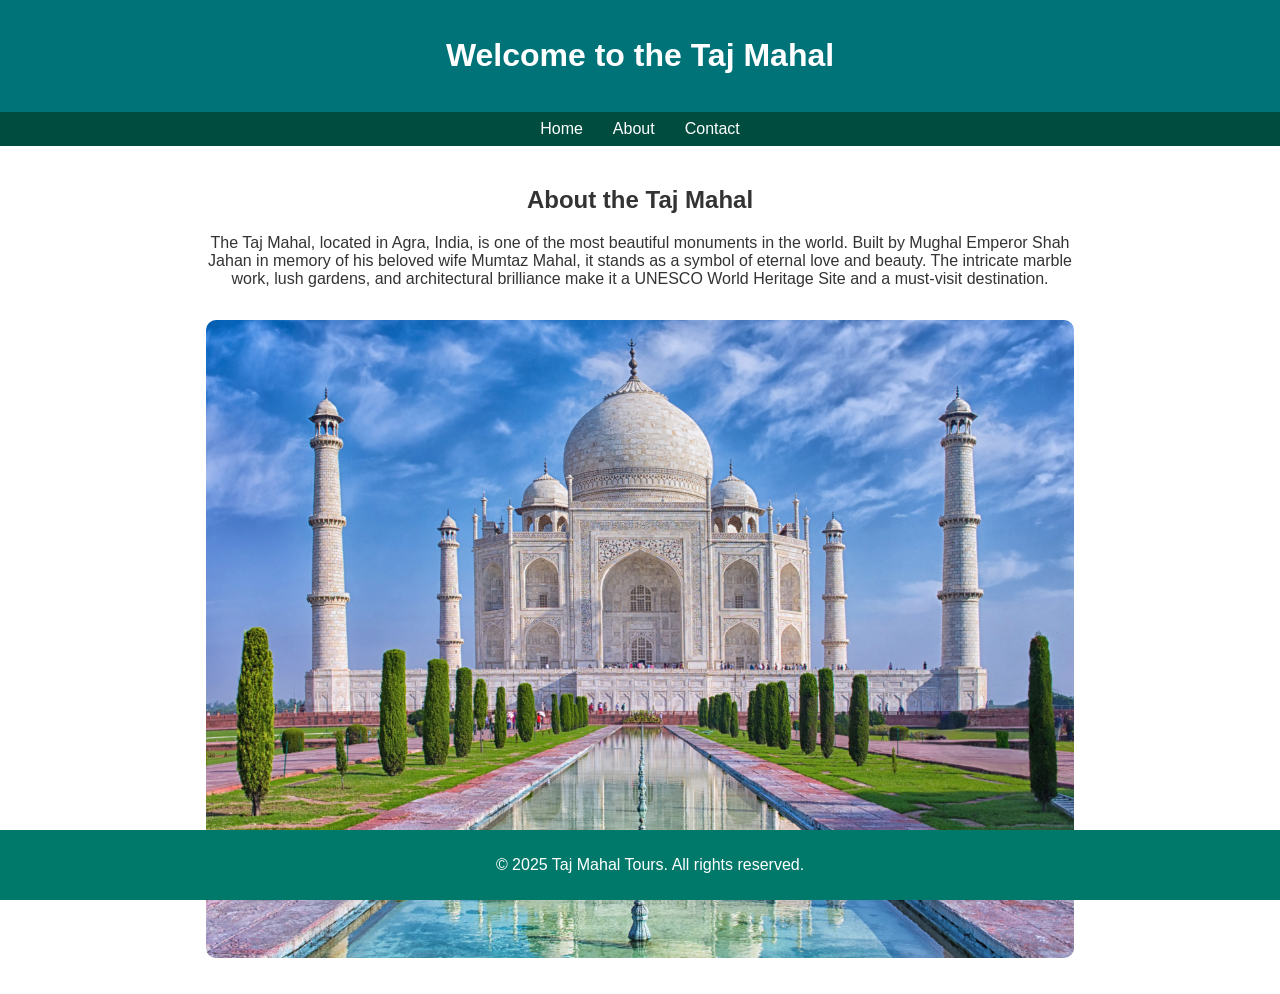
<file: index.html>
<!DOCTYPE html>
<html lang="en">
<head>
    <meta charset="UTF-8">
    <meta name="viewport" content="width=device-width, initial-scale=1.0">
    <title>Taj Mahal</title>
    <link rel="stylesheet" href="style.css">
</head>
<body>
    <!-- Header Section -->
  <header>
    <h1>Welcome to the Taj Mahal</h1>
  </header>

  <!-- Navigation Bar -->
  <nav>
    <ul>
      <li><a href="index.html">Home</a></li>
      <li><a href="about.html">About</a></li>
      <li><a href="contact.html">Contact</a></li>
    </ul>
  </nav>

  <!-- Main Content Section -->
  <div class="main-content">
    <div class="content-wrapper">
      <div class="text">
        <h2>About the Taj Mahal</h2>
        <p>The Taj Mahal, located in Agra, India, is one of the most beautiful monuments in the world. Built by Mughal Emperor Shah Jahan in memory of his beloved wife Mumtaz Mahal, it stands as a symbol of eternal love and beauty. The intricate marble work, lush gardens, and architectural brilliance make it a UNESCO World Heritage Site and a must-visit destination.</p>
      </div>
      <div class="image">
        <img src="taj mahal 1.jpg" alt="Taj Mahal">
      </div>
    </div>
  </div>

  <!-- Footer Section -->
  <footer>
    <p>&copy; 2025 Taj Mahal Tours. All rights reserved.</p>
  </footer>
</body>
</html>
</file>
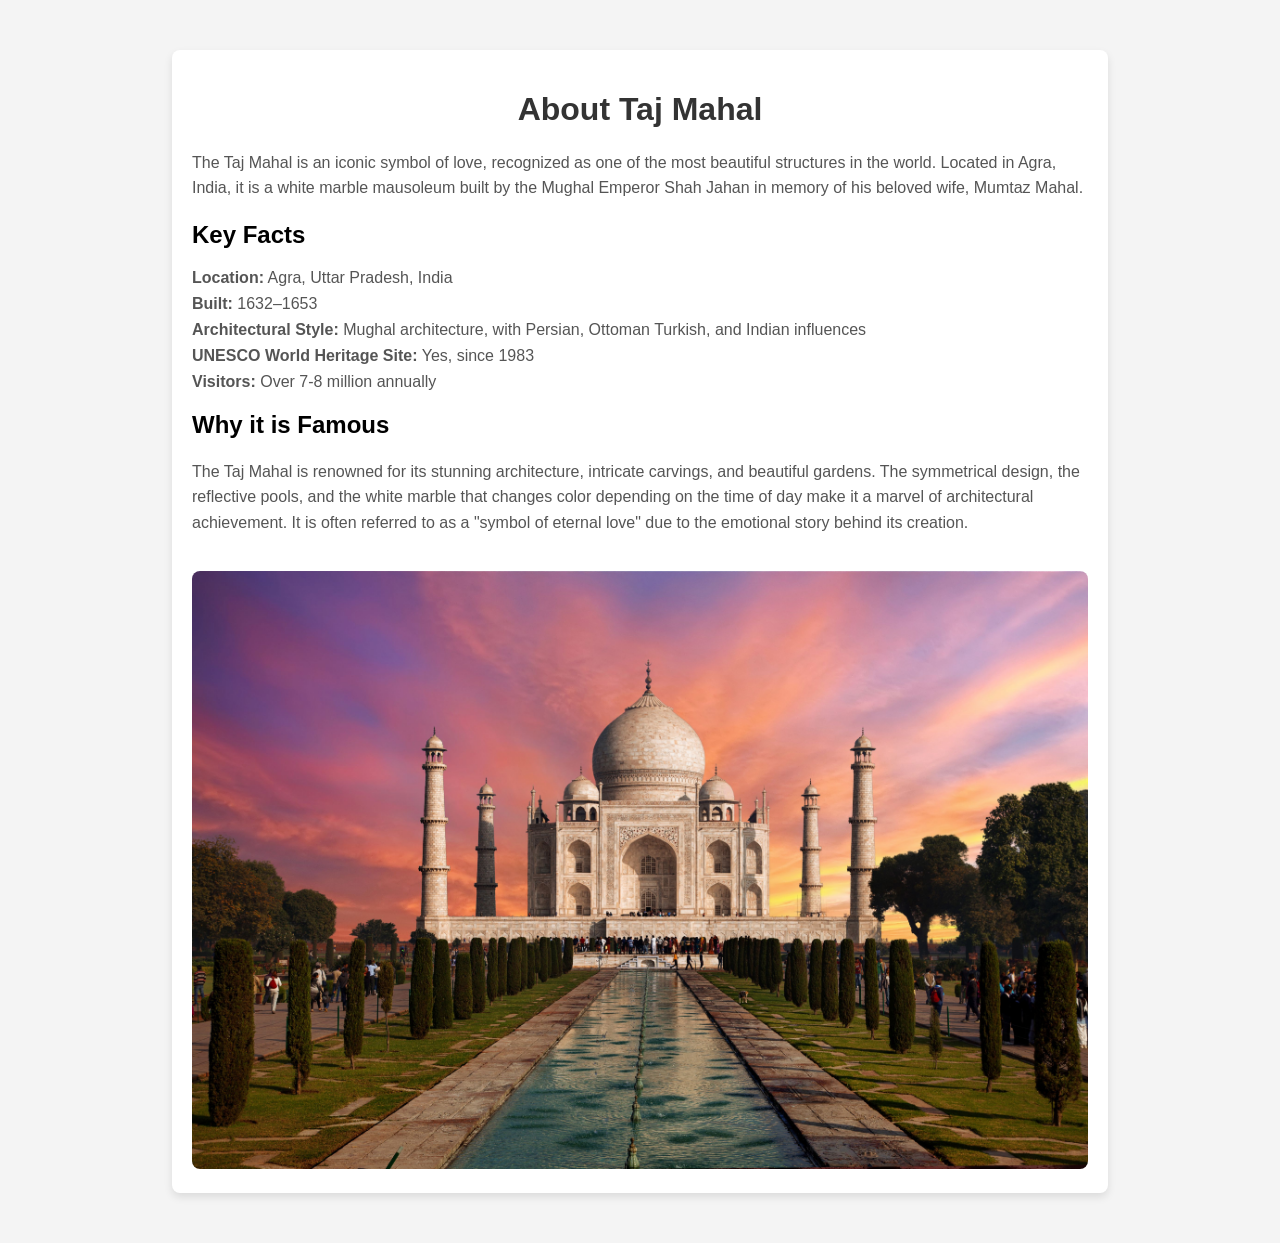
<file: about.html>
<!DOCTYPE html>
<html lang="en">
<head>
    <meta charset="UTF-8">
    <meta name="viewport" content="width=device-width, initial-scale=1.0">
    <title>About Taj Mahal</title>
    <style>
        body {
            font-family: Arial, sans-serif;
            margin: 0;
            padding: 0;
            background-color: #f4f4f4;
        }
        .container {
            width: 70%;
            margin: 50px auto;
            background-color: #fff;
            padding: 20px;
            border-radius: 8px;
            box-shadow: 0 4px 8px rgba(0, 0, 0, 0.1);
        }
        h1 {
            text-align: center;
            color: #333;
        }
        .about-info {
            margin-top: 20px;
        }
        .about-info p {
            font-size: 16px;
            color: #555;
            line-height: 1.6;
        }
        .about-info ul {
            list-style-type: none;
            padding: 0;
        }
        .about-info ul li {
            font-size: 16px;
            color: #555;
            margin: 8px 0;
        }
        .about-info img {
            max-width: 100%;
            height: auto;
            border-radius: 8px;
            margin-top: 20px;
        }
    </style>
</head>
<body>

<div class="container">
    <h1>About Taj Mahal</h1>
    <div class="about-info">
        <p>The Taj Mahal is an iconic symbol of love, recognized as one of the most beautiful structures in the world. Located in Agra, India, it is a white marble mausoleum built by the Mughal Emperor Shah Jahan in memory of his beloved wife, Mumtaz Mahal.</p>

        <h2>Key Facts</h2>
        <ul>
            <li><strong>Location:</strong> Agra, Uttar Pradesh, India</li>
            <li><strong>Built:</strong> 1632–1653</li>
            <li><strong>Architectural Style:</strong> Mughal architecture, with Persian, Ottoman Turkish, and Indian influences</li>
            <li><strong>UNESCO World Heritage Site:</strong> Yes, since 1983</li>
            <li><strong>Visitors:</strong> Over 7-8 million annually</li>
        </ul>

        <h2>Why it is Famous</h2>
        <p>The Taj Mahal is renowned for its stunning architecture, intricate carvings, and beautiful gardens. The symmetrical design, the reflective pools, and the white marble that changes color depending on the time of day make it a marvel of architectural achievement. It is often referred to as a "symbol of eternal love" due to the emotional story behind its creation.</p>

        <img src="taj mahal.jpg" alt="Taj Mahal">
    </div>
</div>

</body>
</html>
</file>
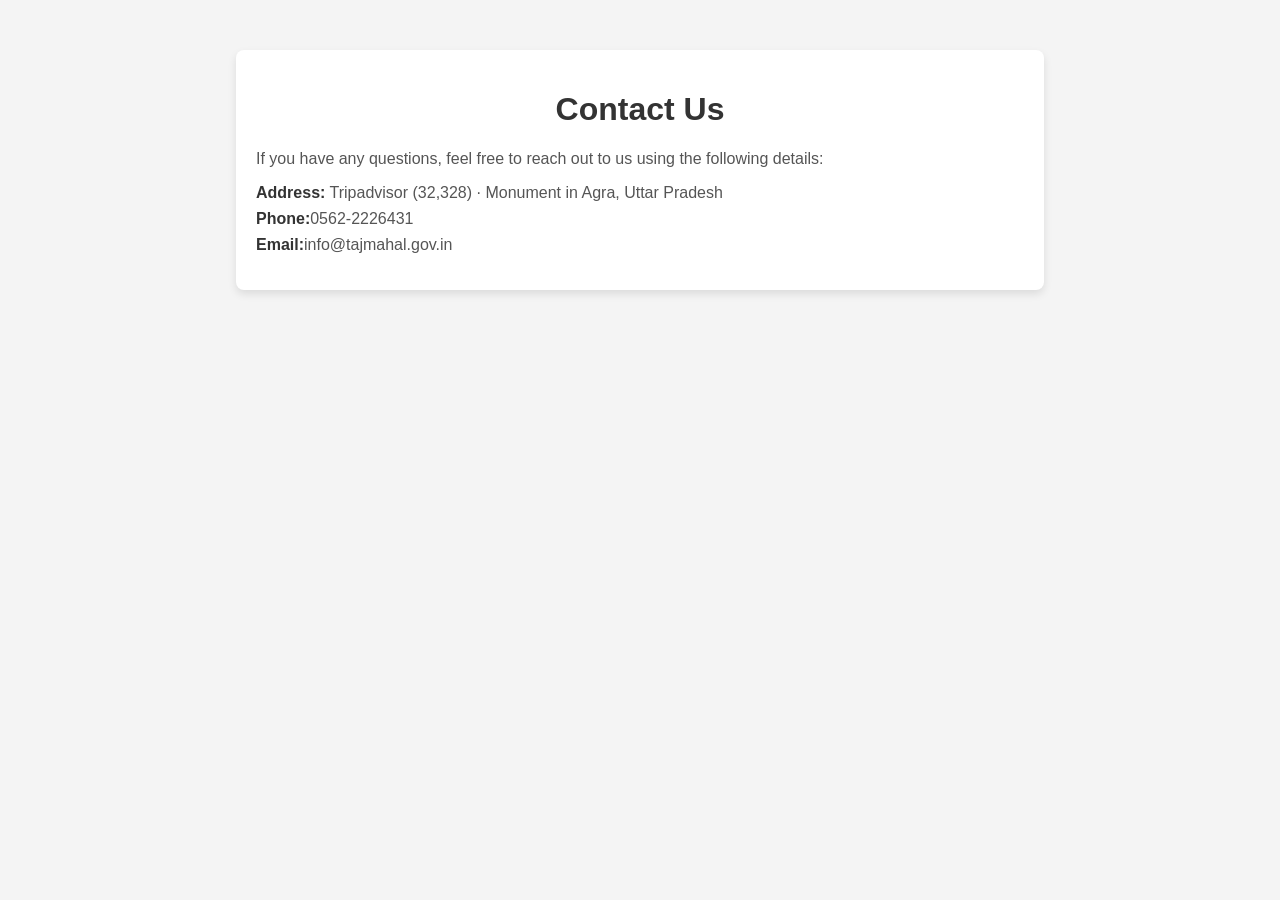
<file: contact.html>
<!DOCTYPE html>
<html lang="en">
<head>
    <meta charset="UTF-8">
    <meta name="viewport" content="width=device-width, initial-scale=1.0">
    <title>Contact Us</title>
</head>
<style>
    body {
            font-family: Arial, sans-serif;
            margin: 0;
            padding: 0;
            background-color: #f4f4f4;
        }
        .container {
            width: 60%;
            margin: 50px auto;
            background-color: #fff;
            padding: 20px;
            border-radius: 8px;
            box-shadow: 0 4px 8px rgba(0, 0, 0, 0.1);
        }
        h1 {
            text-align: center;
            color: #333;
        }
        .contact-info {
            margin-top: 20px;
        }
        .contact-info p {
            font-size: 16px;
            color: #555;
        }
        .contact-info ul {
            list-style-type: none;
            padding: 0;
        }
        .contact-info ul li {
            font-size: 16px;
            color: #555;
            margin: 8px 0;
        }
        .contact-info ul li span {
            font-weight: bold;
            color: #333;
        }
</style>
<body>
<div class="container">
    <h1>Contact Us</h1>
    <div class="contact-info">
        <p>If you have any questions, feel free to reach out to us using the following details:</p>
        <ul>
            <li><span>Address:</span> Tripadvisor (32,328) · Monument in Agra, Uttar Pradesh</li>
            <li><span>Phone:</span>0562-2226431 </li>
            <li><span>Email:</span>info@tajmahal.gov.in</li>
        </ul>
    </div>
</div>

</body>
</html>
</file>
<file: style.css>
/* General Styles */
body {
    font-family: Arial, sans-serif;
    margin: 0;
    padding: 0;
    color: #333;
  }

  /* Header Section */
  header {
    background-color: #007379;
    color: white;
    text-align: center;
    padding: 1rem 0;
  }

  /* Navigation Bar */
  nav {
    background-color: #004d40;
    padding: 0.5rem 0;
  }
  nav ul {
    list-style: none;
    margin: 0;
    padding: 0;
    display: flex;
    justify-content: center;
  }
  nav ul li {
    margin: 0 15px;
  }
  nav ul li a {
    color: white;
    text-decoration: none;
    font-size: 1rem;
  }
  nav ul li a:hover {
    text-decoration: underline;
  }

  /* Main Content Section */
  .main-content {
    display: flex;
    flex-direction: column;
    align-items: center;
    padding: 2rem;
    text-align: center;
    padding: 20px;
  }
  .content-wrapper {
    display: flex;
    flex-wrap: wrap;
    max-width: 900px;
    width: 100%;
  }

  .image {
    flex: 1;
    display: flex;
    align-items: center;
    justify-content: center;
    padding: 1rem;
  }
  .image img {
    max-width: 100%;
    border-radius: 10px;
  } 

  /* Footer Section */
  footer {
    background-color: #00796b;
    color: white;
    text-align: center;
    padding: 10px;
    position: fixed;
    width: 100%;
    bottom: 0;
  }

  /* Responsive Design */
  @media (max-width: 768px) {
    .content-wrapper {
      flex-direction: column;
    }
    nav ul {
      flex-direction: column;
    }
    nav ul li {
      margin: 10px 0;
    }
  }
</file>
